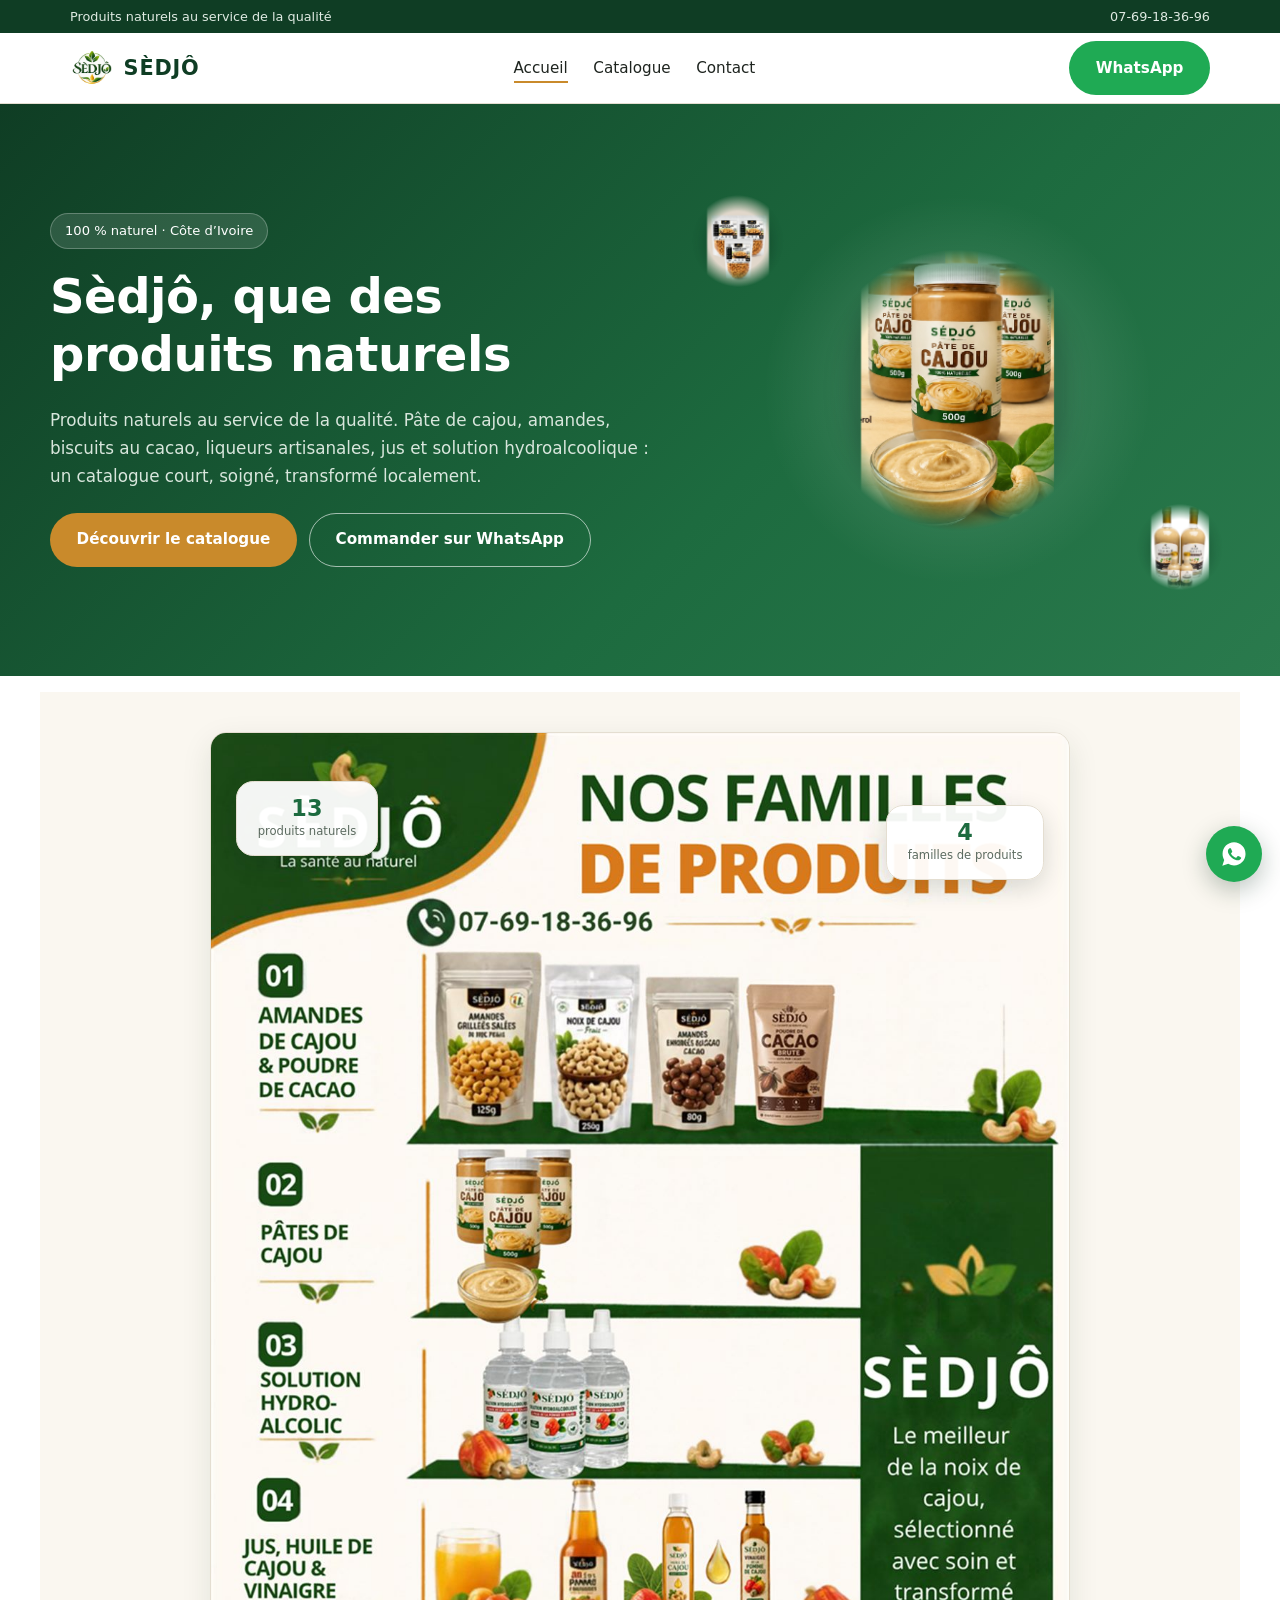
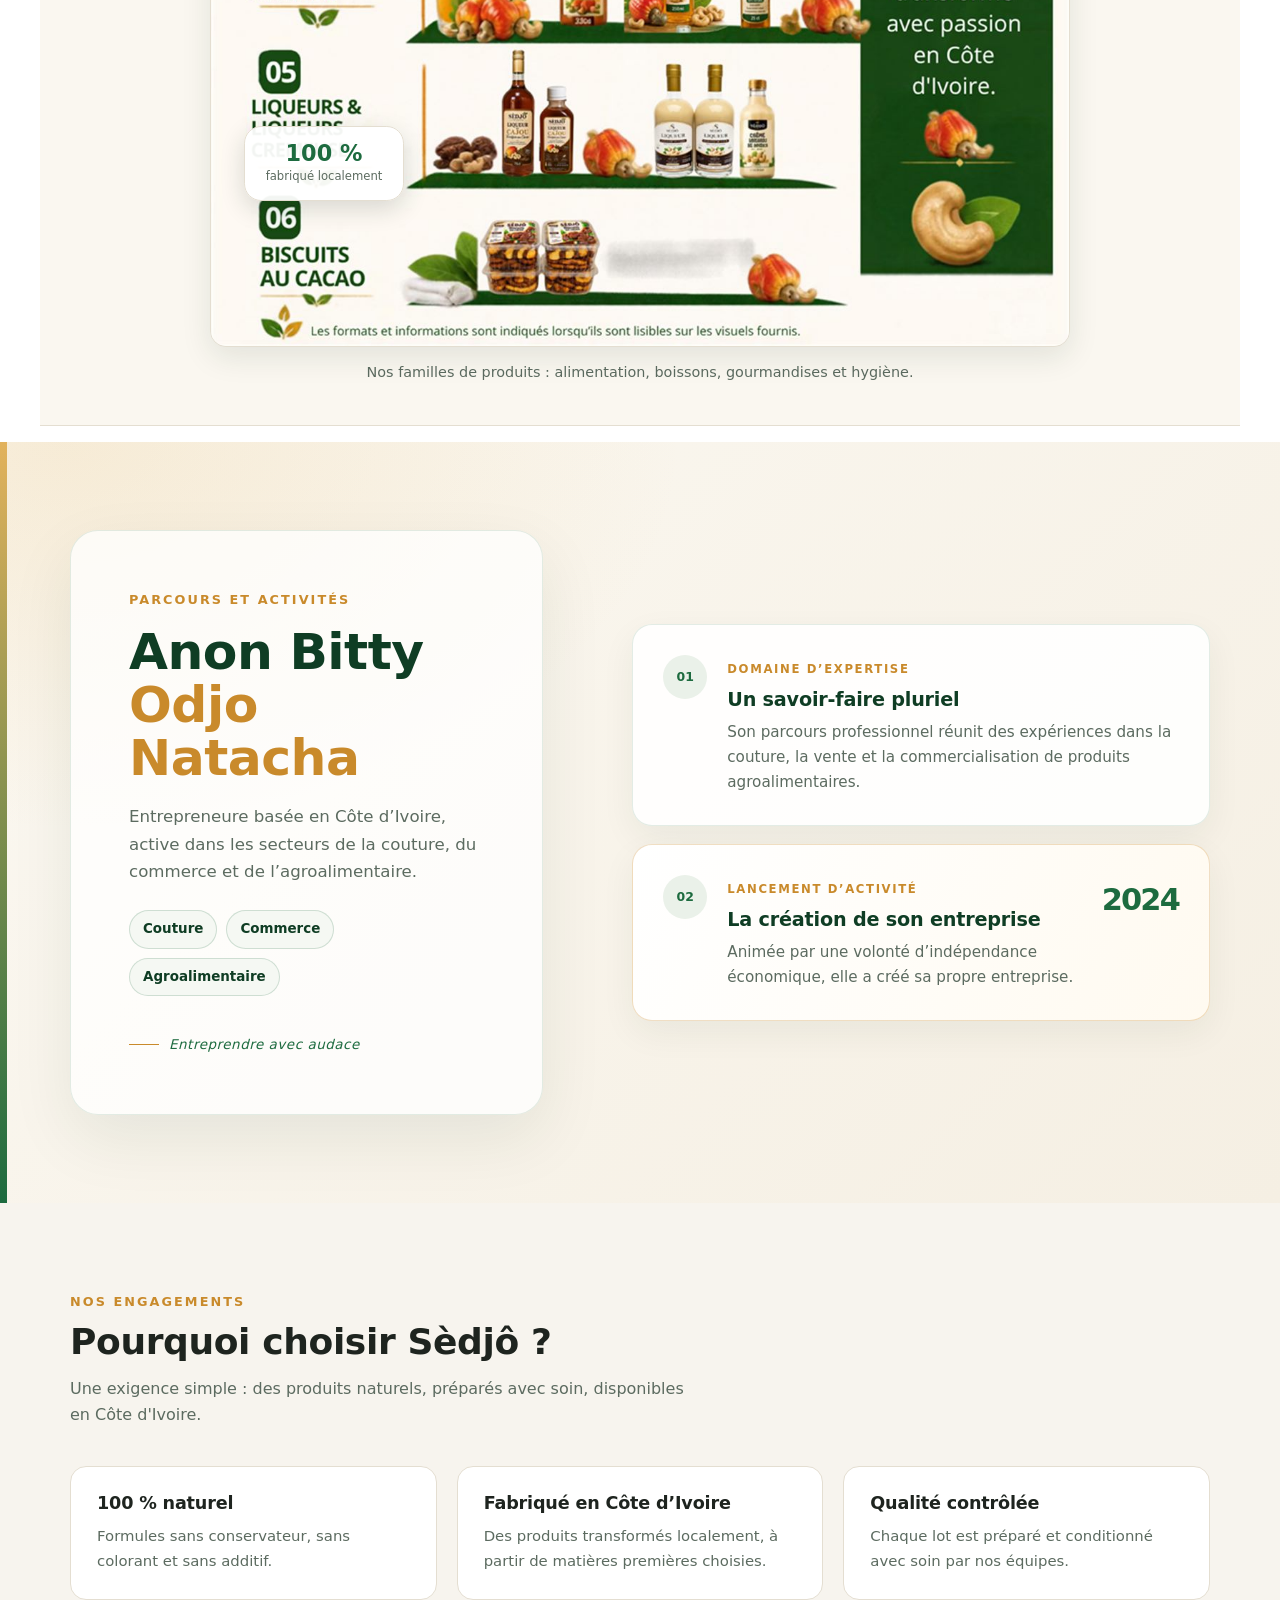
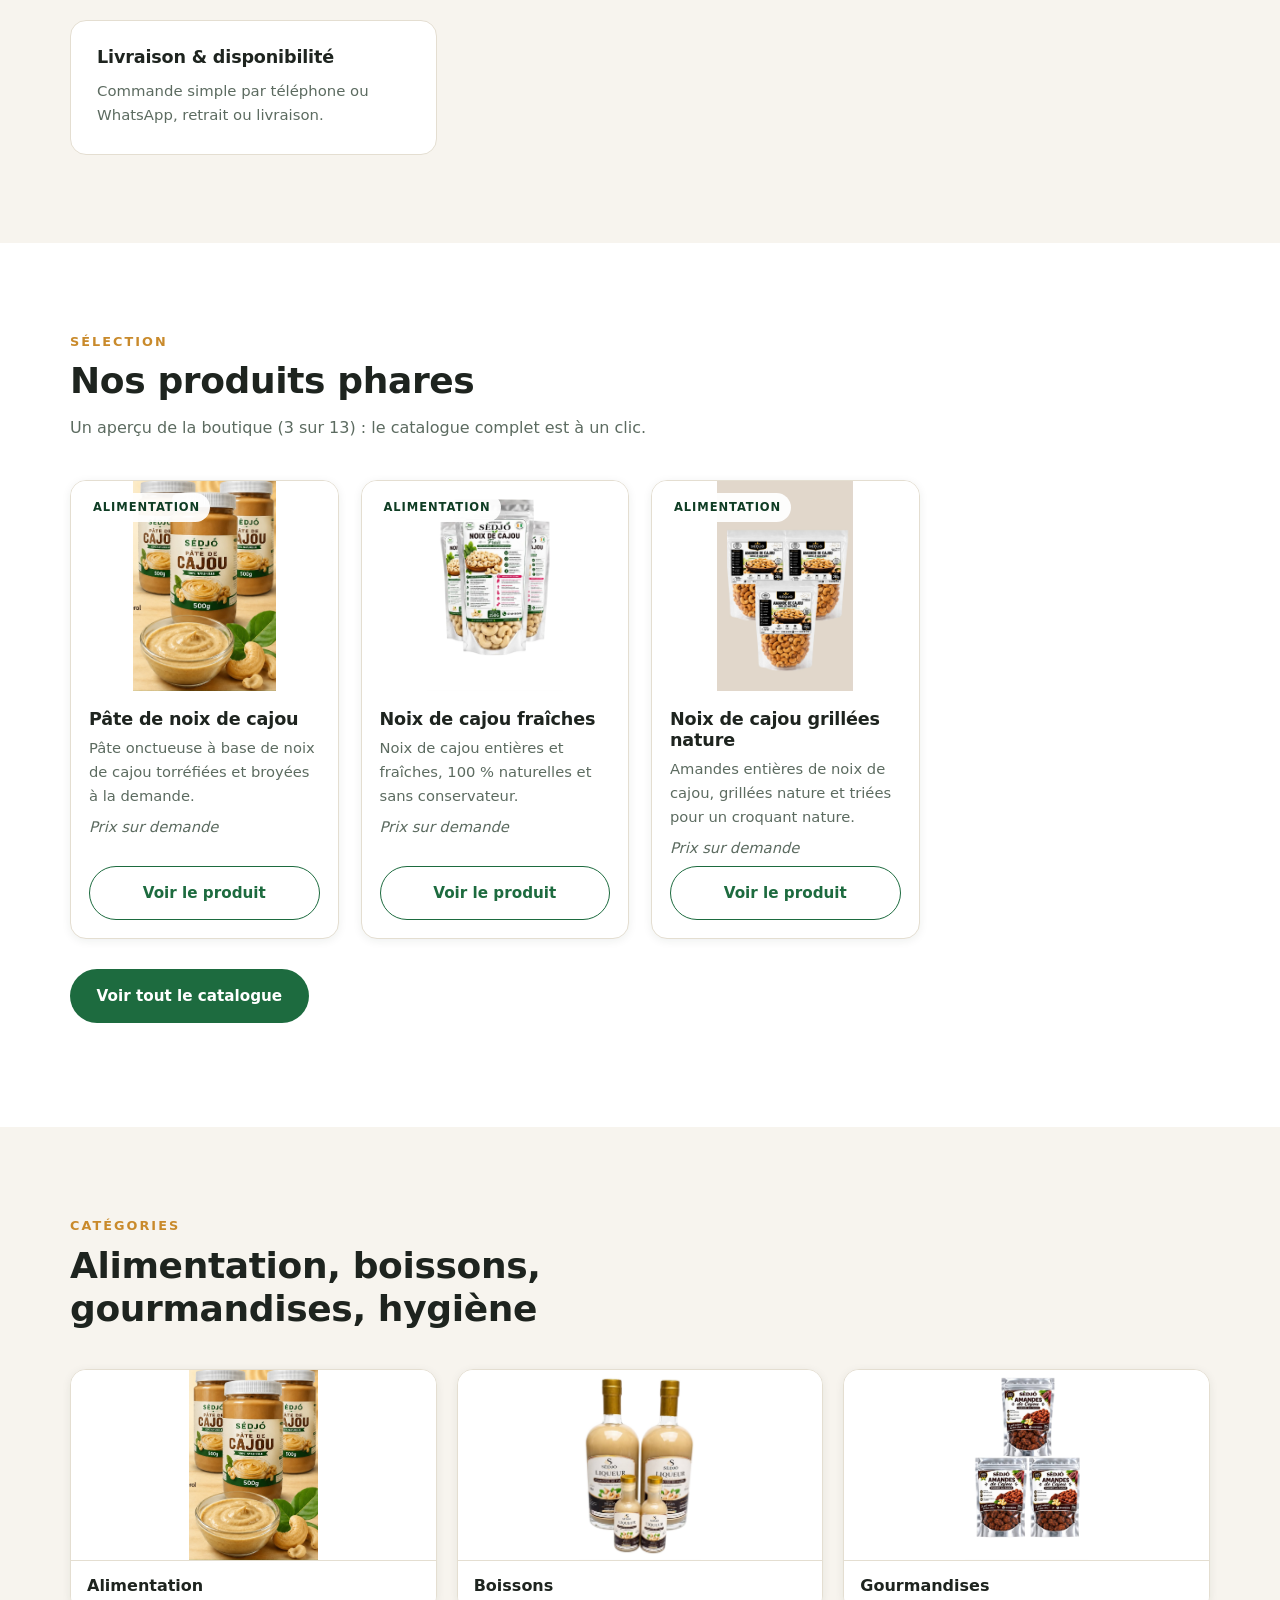
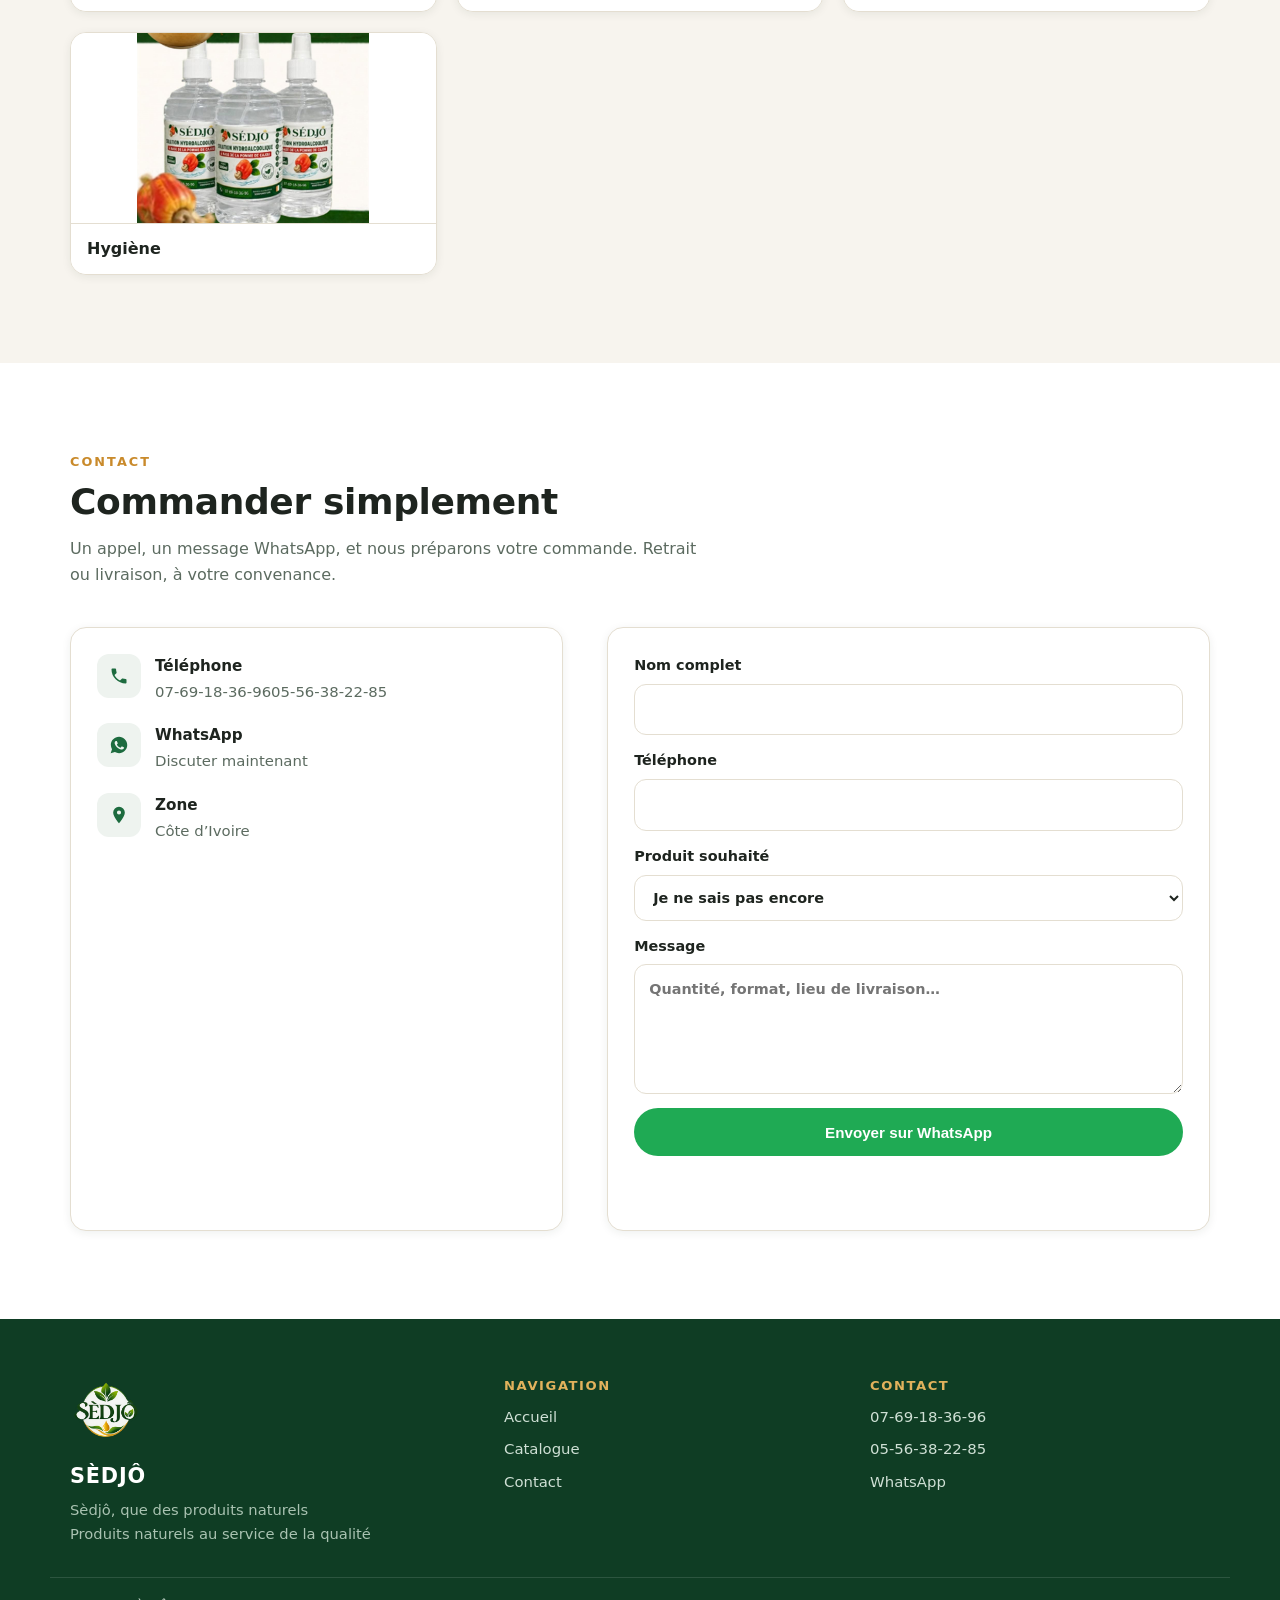
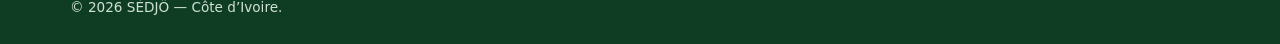
<file: index.html>
﻿<!doctype html>
<html lang="fr">
  <head>
    <meta charset="utf-8" />
    <meta name="viewport" content="width=device-width, initial-scale=1" />
    <title>S&Ecirc;DJ&Ocirc; &mdash; Que des produits naturels</title>
    
    <meta 
      name="description"
      content="S&Ecirc;DJ&Ocirc; : p&acirc;te de noix de cajou, amandes, biscuits au cacao, liqueurs artisanales, jus et solution hydroalcoolique. Des produits naturels transform&eacute;s en C&ocirc;te d'Ivoire."
    />
    <meta name="theme-color" content="#14532d" />
    <meta property="og:type" content="website" />
    <meta
      property="og:title"
      content="S&Ecirc;DJ&Ocirc; &mdash; Que des produits naturels chez S&Ecirc;DJ&Ocirc;"
    />
    <meta
      property="og:description"
      content="Catalogue de produits naturels S&Ecirc;DJ&Ocirc; : alimentation, boissons, gourmandises et hygi&egrave;ne."
    />
    <meta property="og:image" content="assets/img/cover.jpg" />
    <link rel="canonical" href="https://termux1officiel.github.io/site-sedjo/index.html" />
    <link rel="icon" href="assets/img/logo-sedjo.png" type="image/png" />
    <link rel="stylesheet" href="assets/css/styles.css" />
  </head>
  <body>
    <a class="skip-link" href="#main">Aller au contenu</a>
    <header class="site-header" id="header"></header>
    <main id="main" tabindex="-1"></main>
    <footer class="site-footer" id="footer"></footer>
    <button
      class="wa-float"
      id="waFloat"
      type="button"
      aria-label="Contacter S&Ecirc;DJ&Ocirc; sur WhatsApp"
    ></button>
    <script type="module" src="assets/js/app.js"></script>
  </body>
</html>
</file>
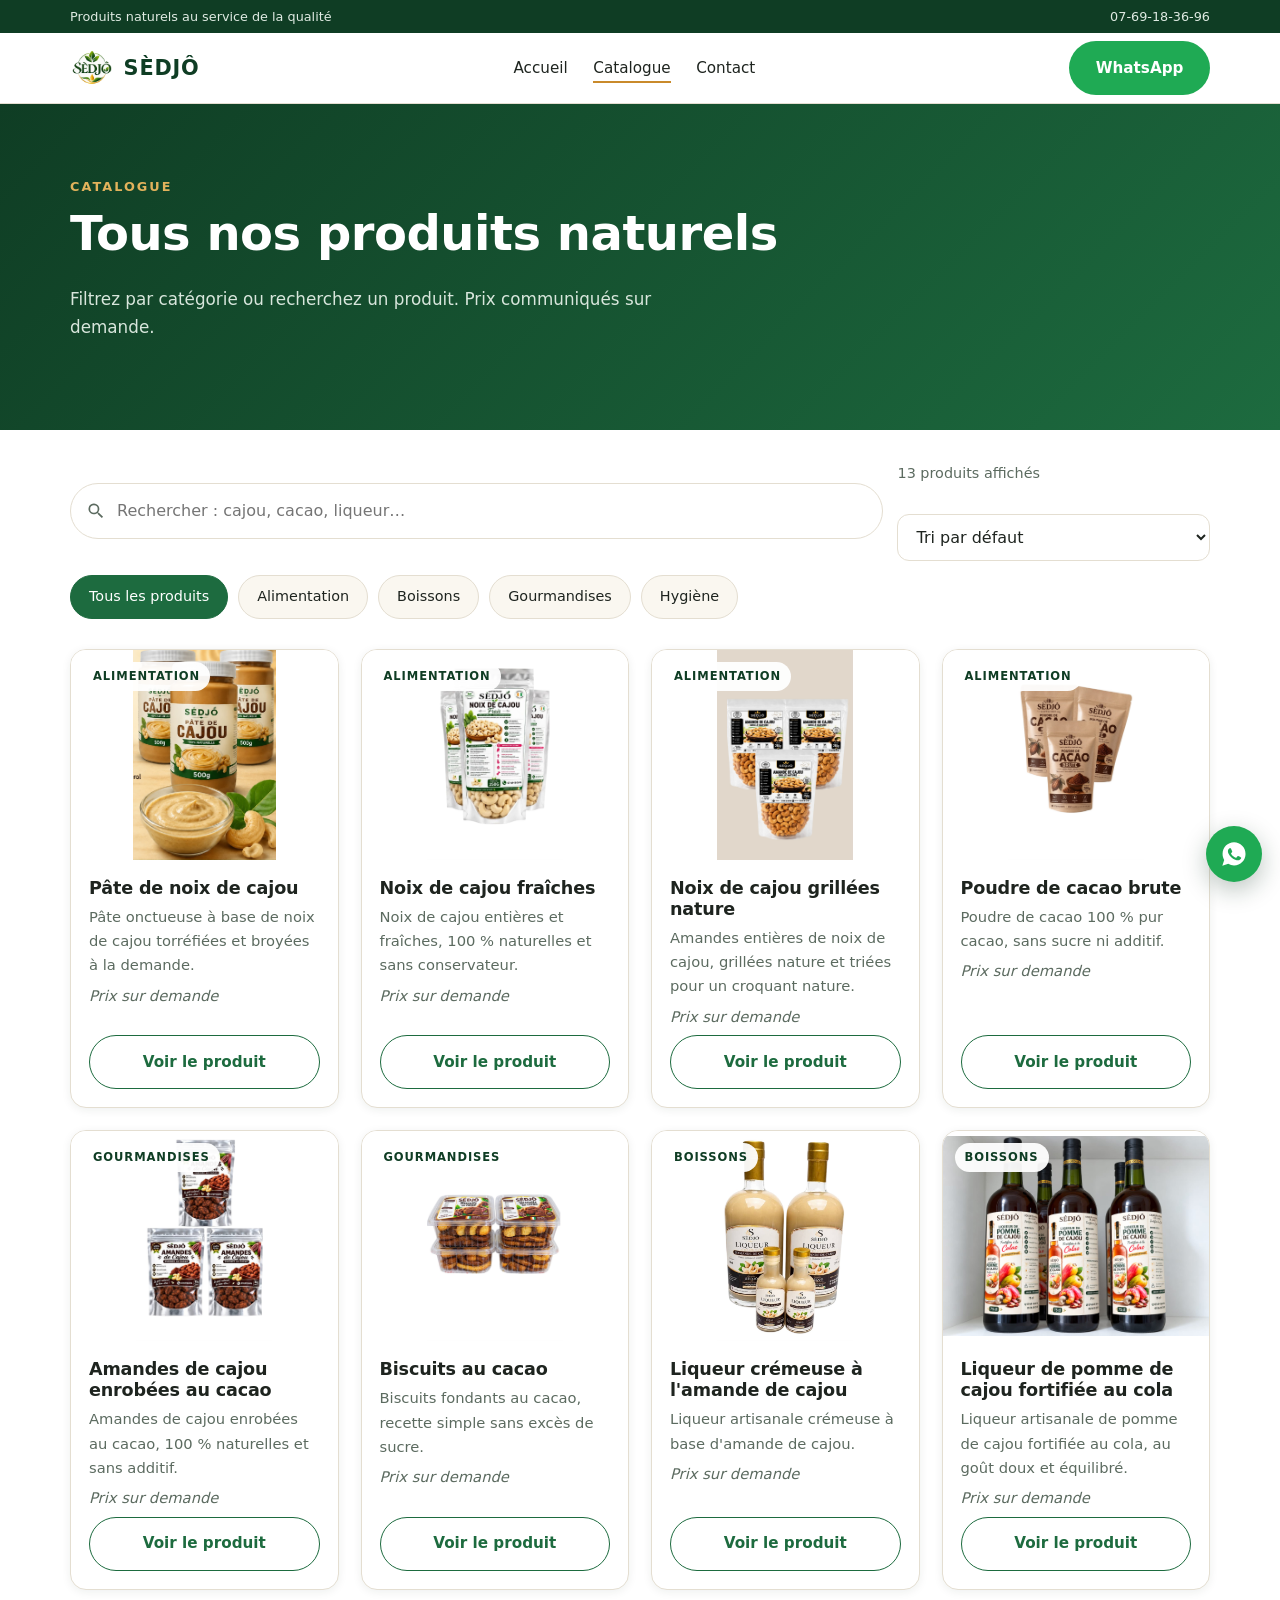
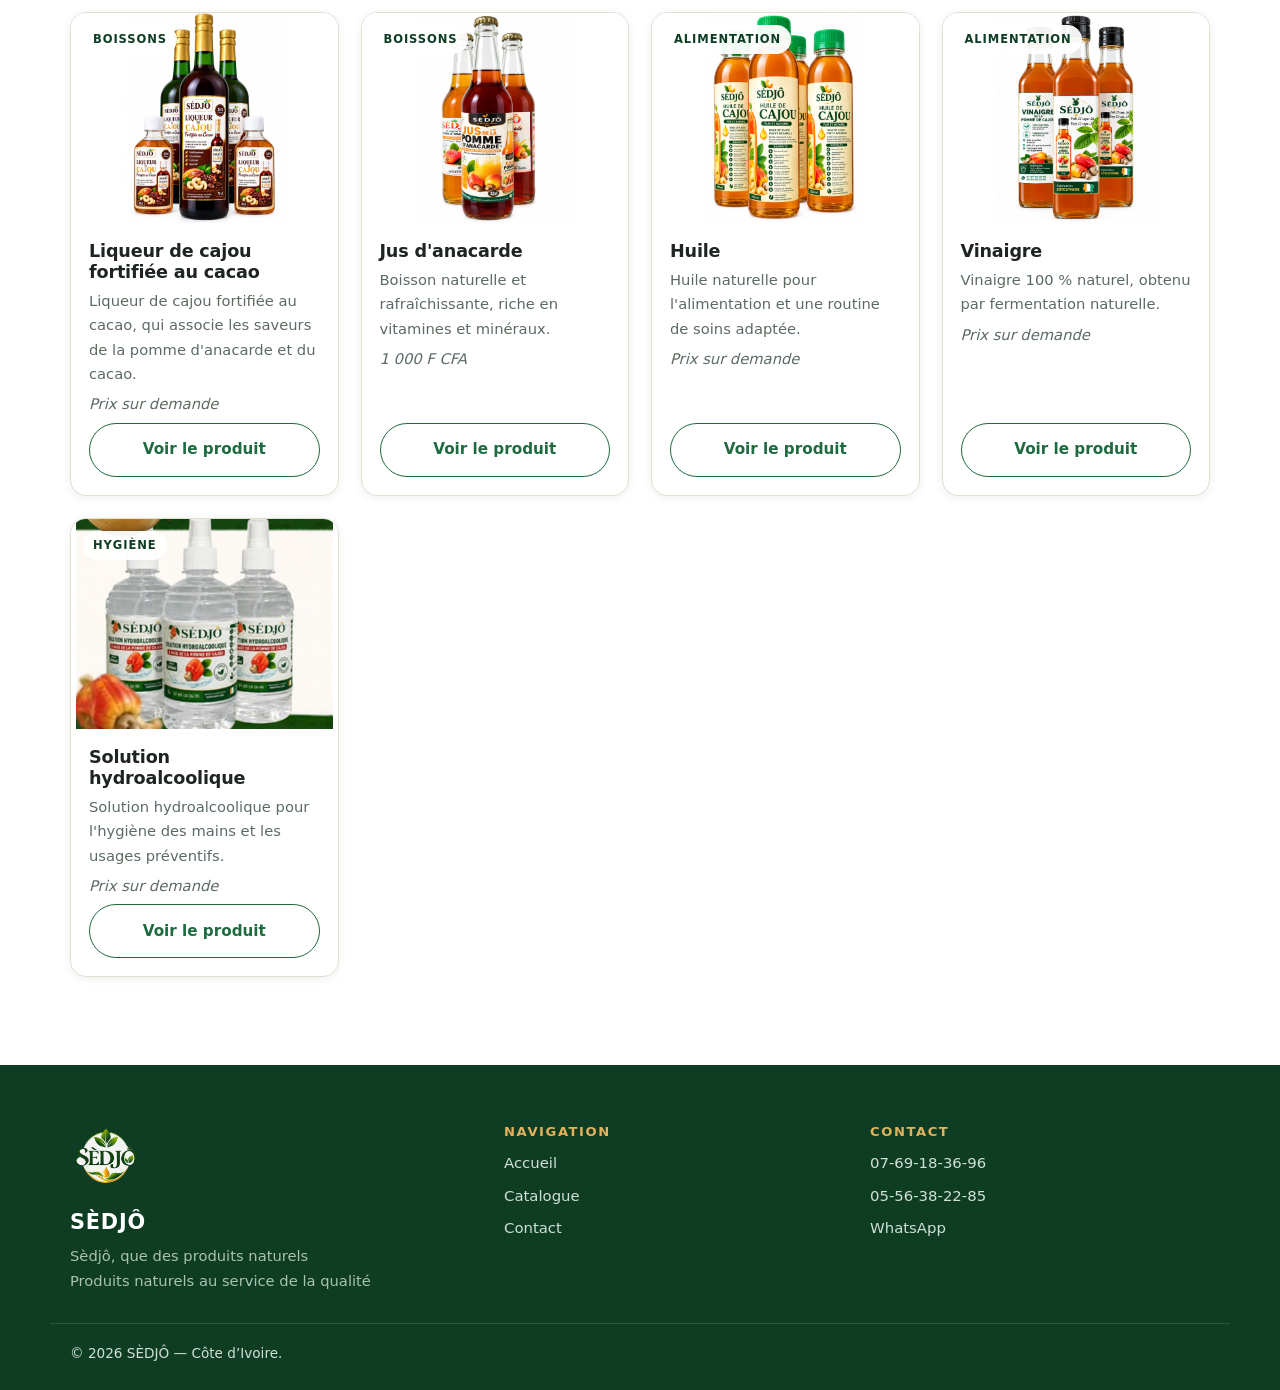
<file: catalogue.html>
﻿<!doctype html>
<html lang="fr">
  <head>
    <meta charset="utf-8" />
    <meta name="viewport" content="width=device-width, initial-scale=1" />
    <title>Catalogue &mdash; S&Ecirc;DJ&Ocirc;</title>
    <meta
      name="description"
      content="Parcourez le catalogue S&Ecirc;DJ&Ocirc; : alimentation, boissons, gourmandises et hygi&egrave;ne. Recherche et filtres pour trouver le produit qu'il vous faut."
    />
    <meta name="theme-color" content="#14532d" />
    <meta property="og:type" content="website" />
    <meta property="og:title" content="Catalogue &mdash; S&Ecirc;DJ&Ocirc;" />
    <meta
      property="og:description"
      content="Tous nos produits naturels, filtr&eacute;s par cat&eacute;gorie."
    />
    <link rel="canonical" href="https://termux1officiel.github.io/site-sedjo/catalogue.html" />
    <link rel="icon" href="assets/img/logo-sedjo.png" type="image/png" />
    <link rel="stylesheet" href="assets/css/styles.css" />
  </head>
  <body>
    <a class="skip-link" href="#main">Aller au contenu</a>
    <header class="site-header" id="header"></header>
    <main id="main" tabindex="-1"></main>
    <footer class="site-footer" id="footer"></footer>
    <button
      class="wa-float"
      id="waFloat"
      type="button"
      aria-label="Contacter S&Ecirc;DJ&Ocirc; sur WhatsApp"
    ></button>
    <script type="module" src="assets/js/catalogue.js"></script>
  </body>
</html>
</file>
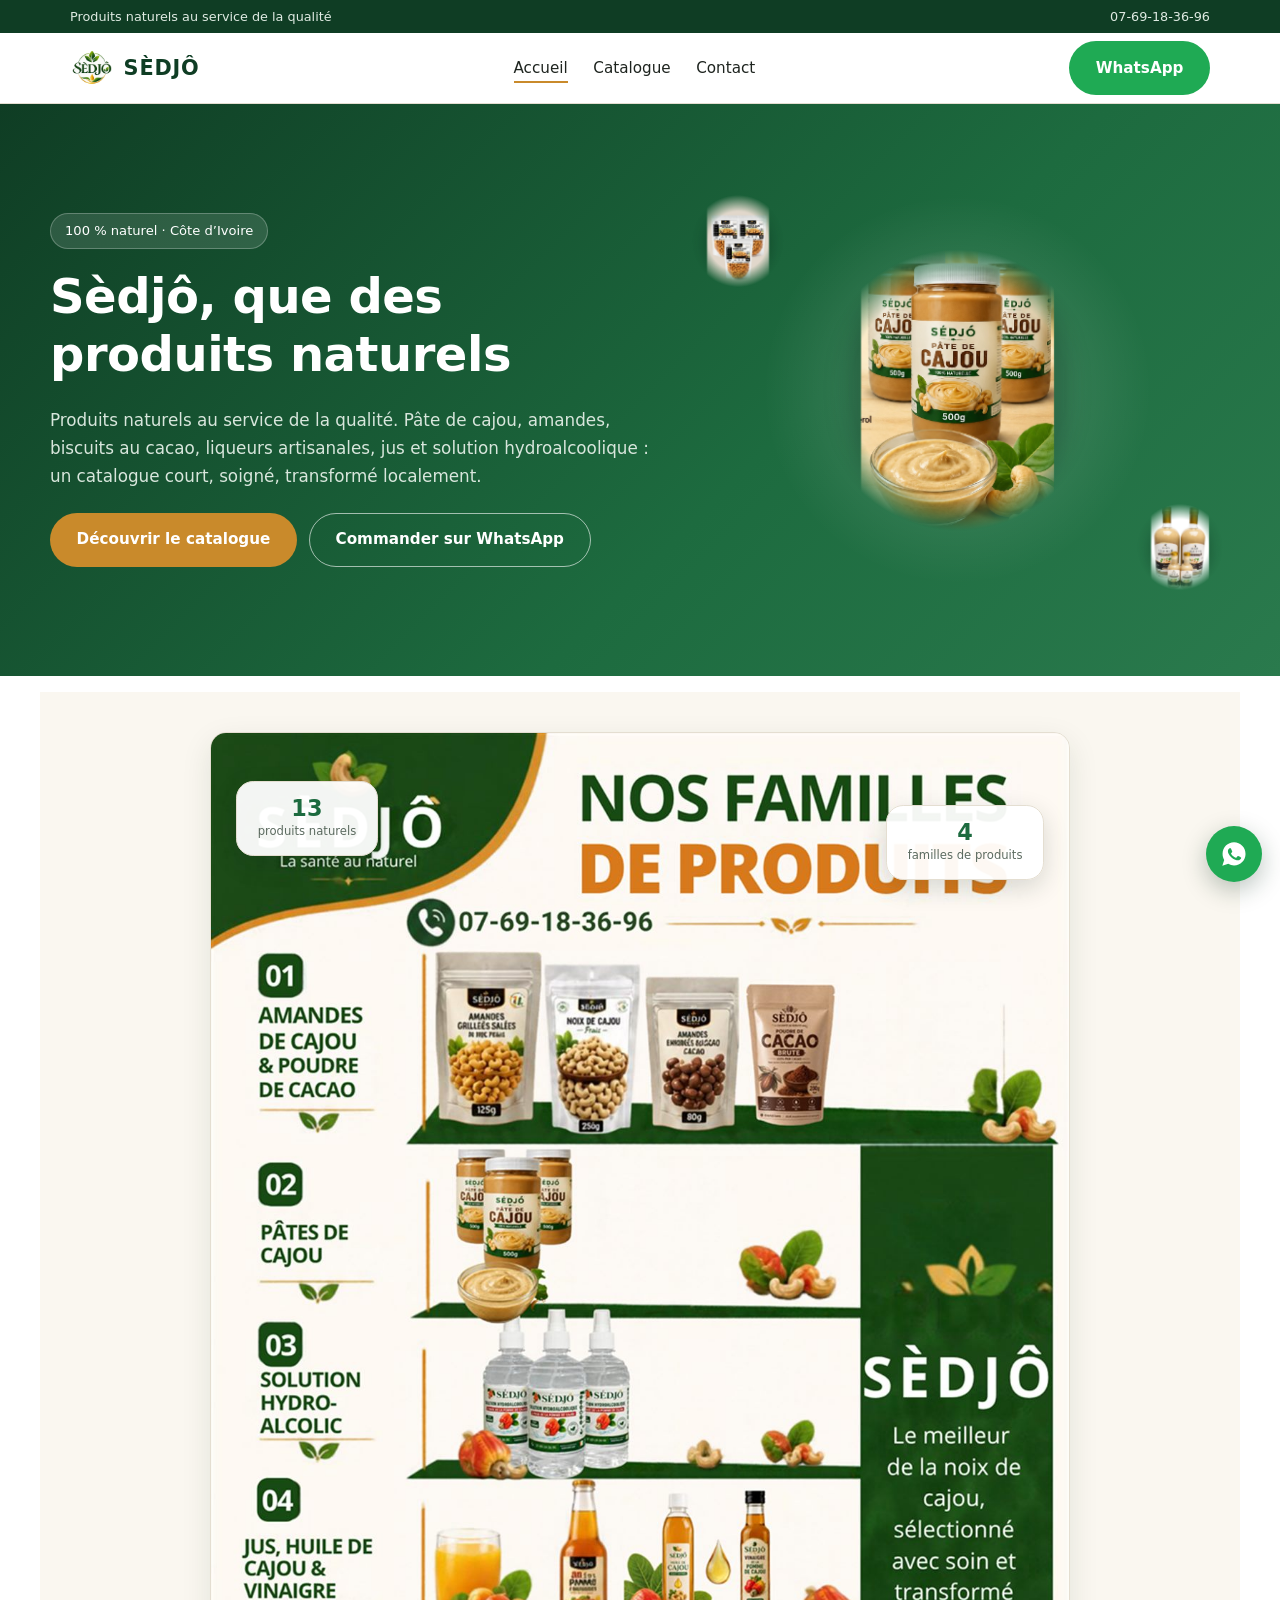
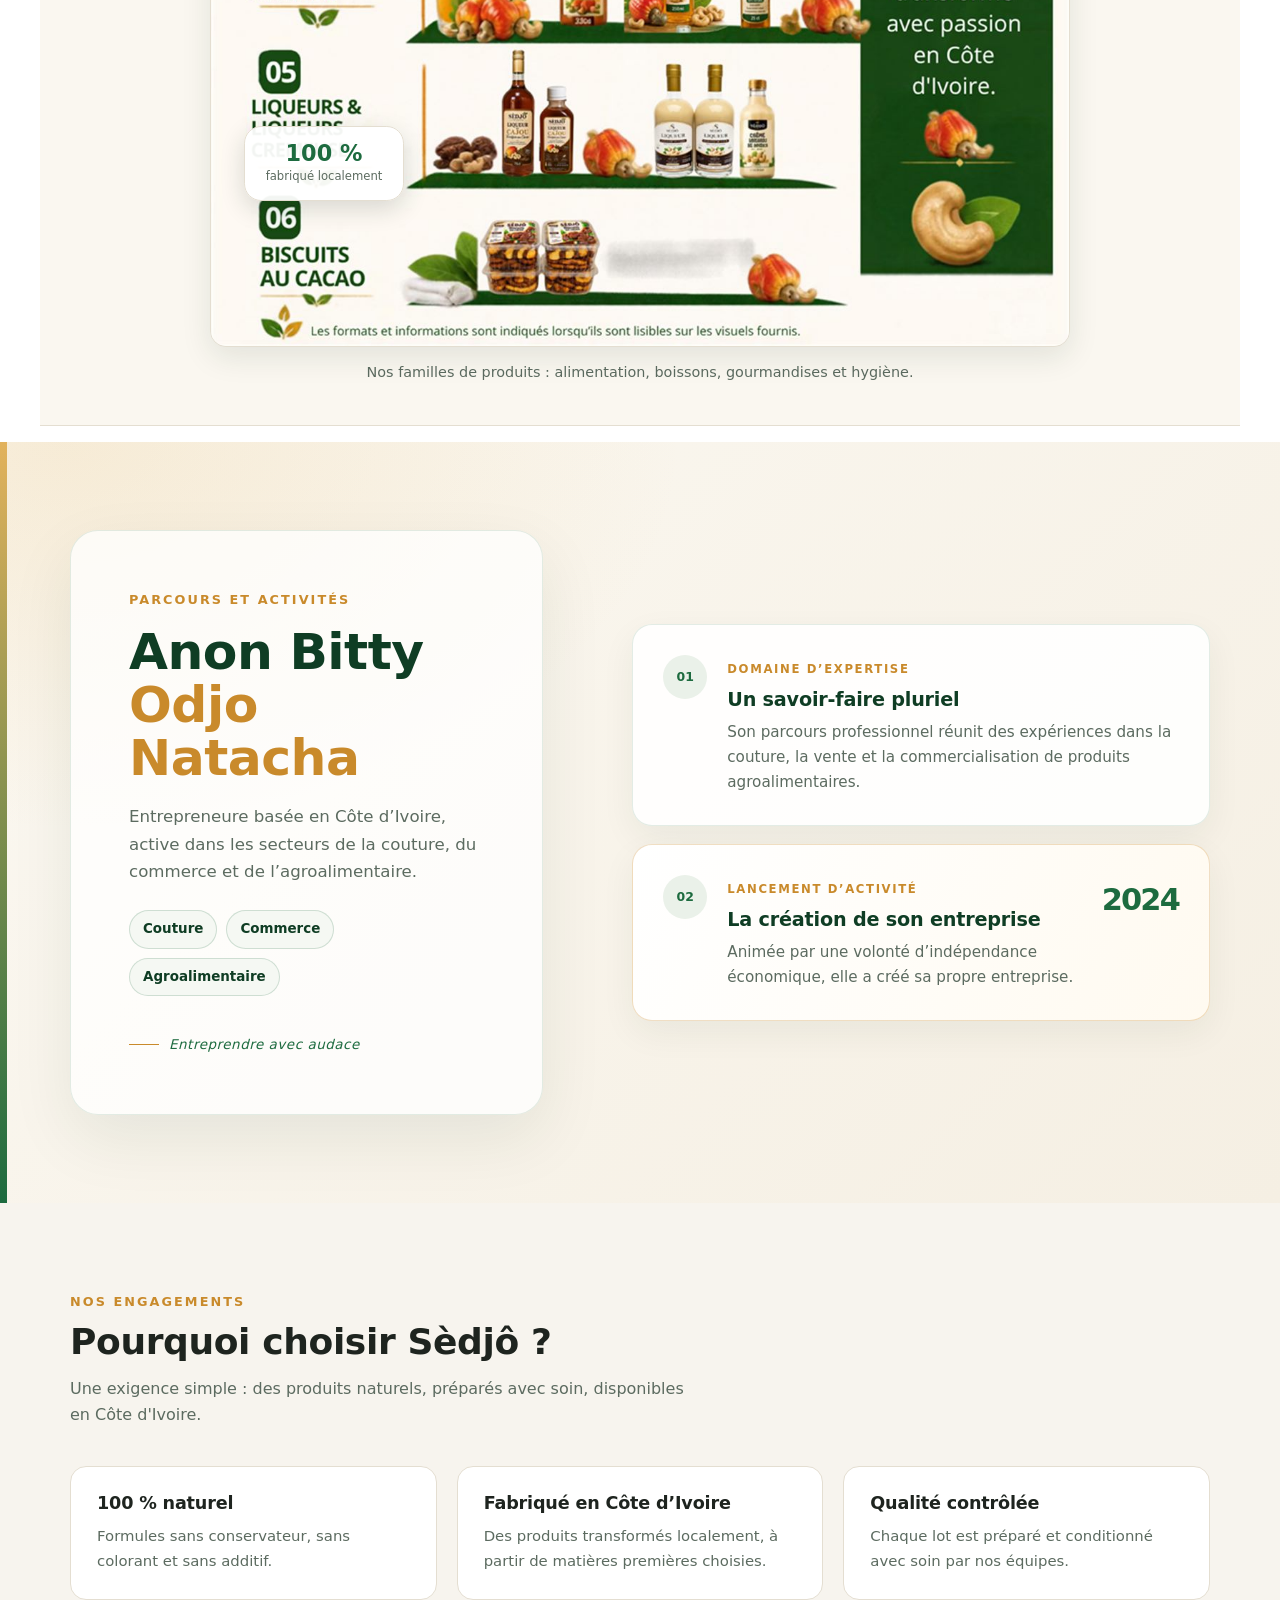
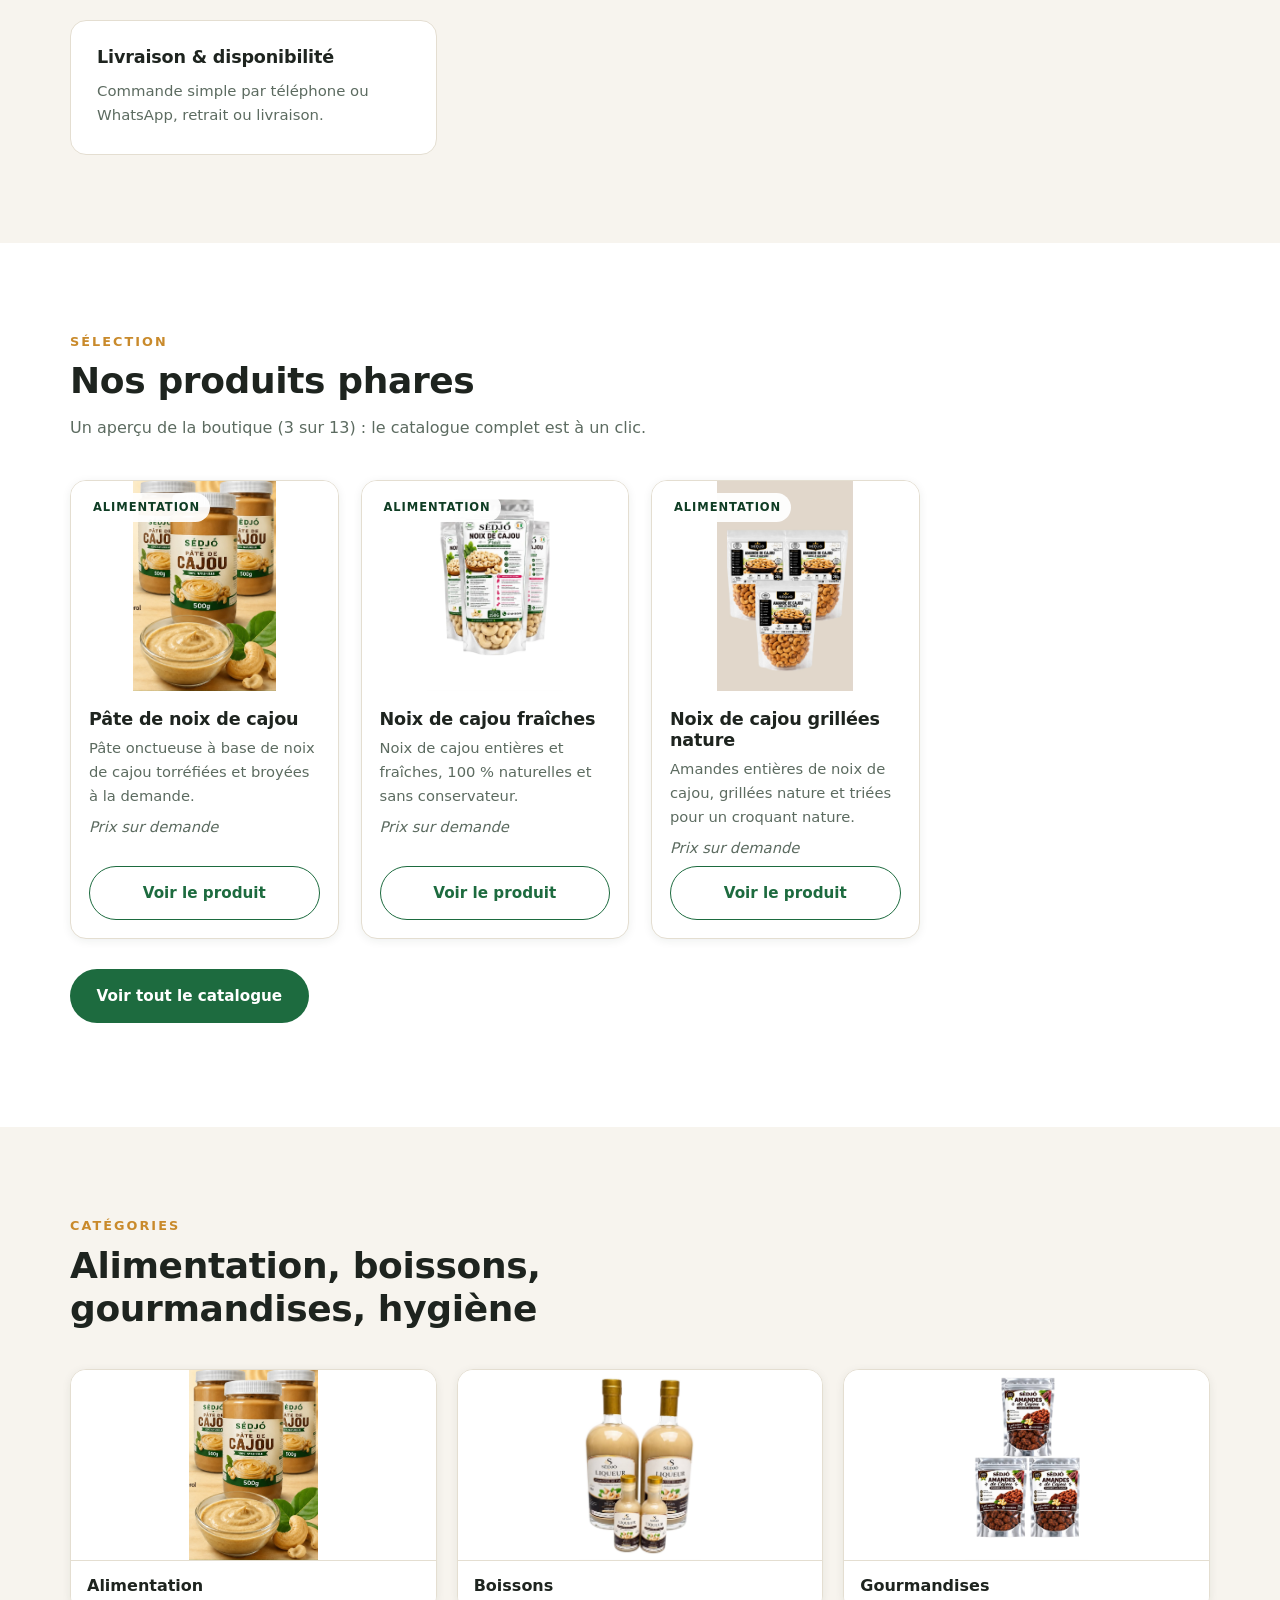
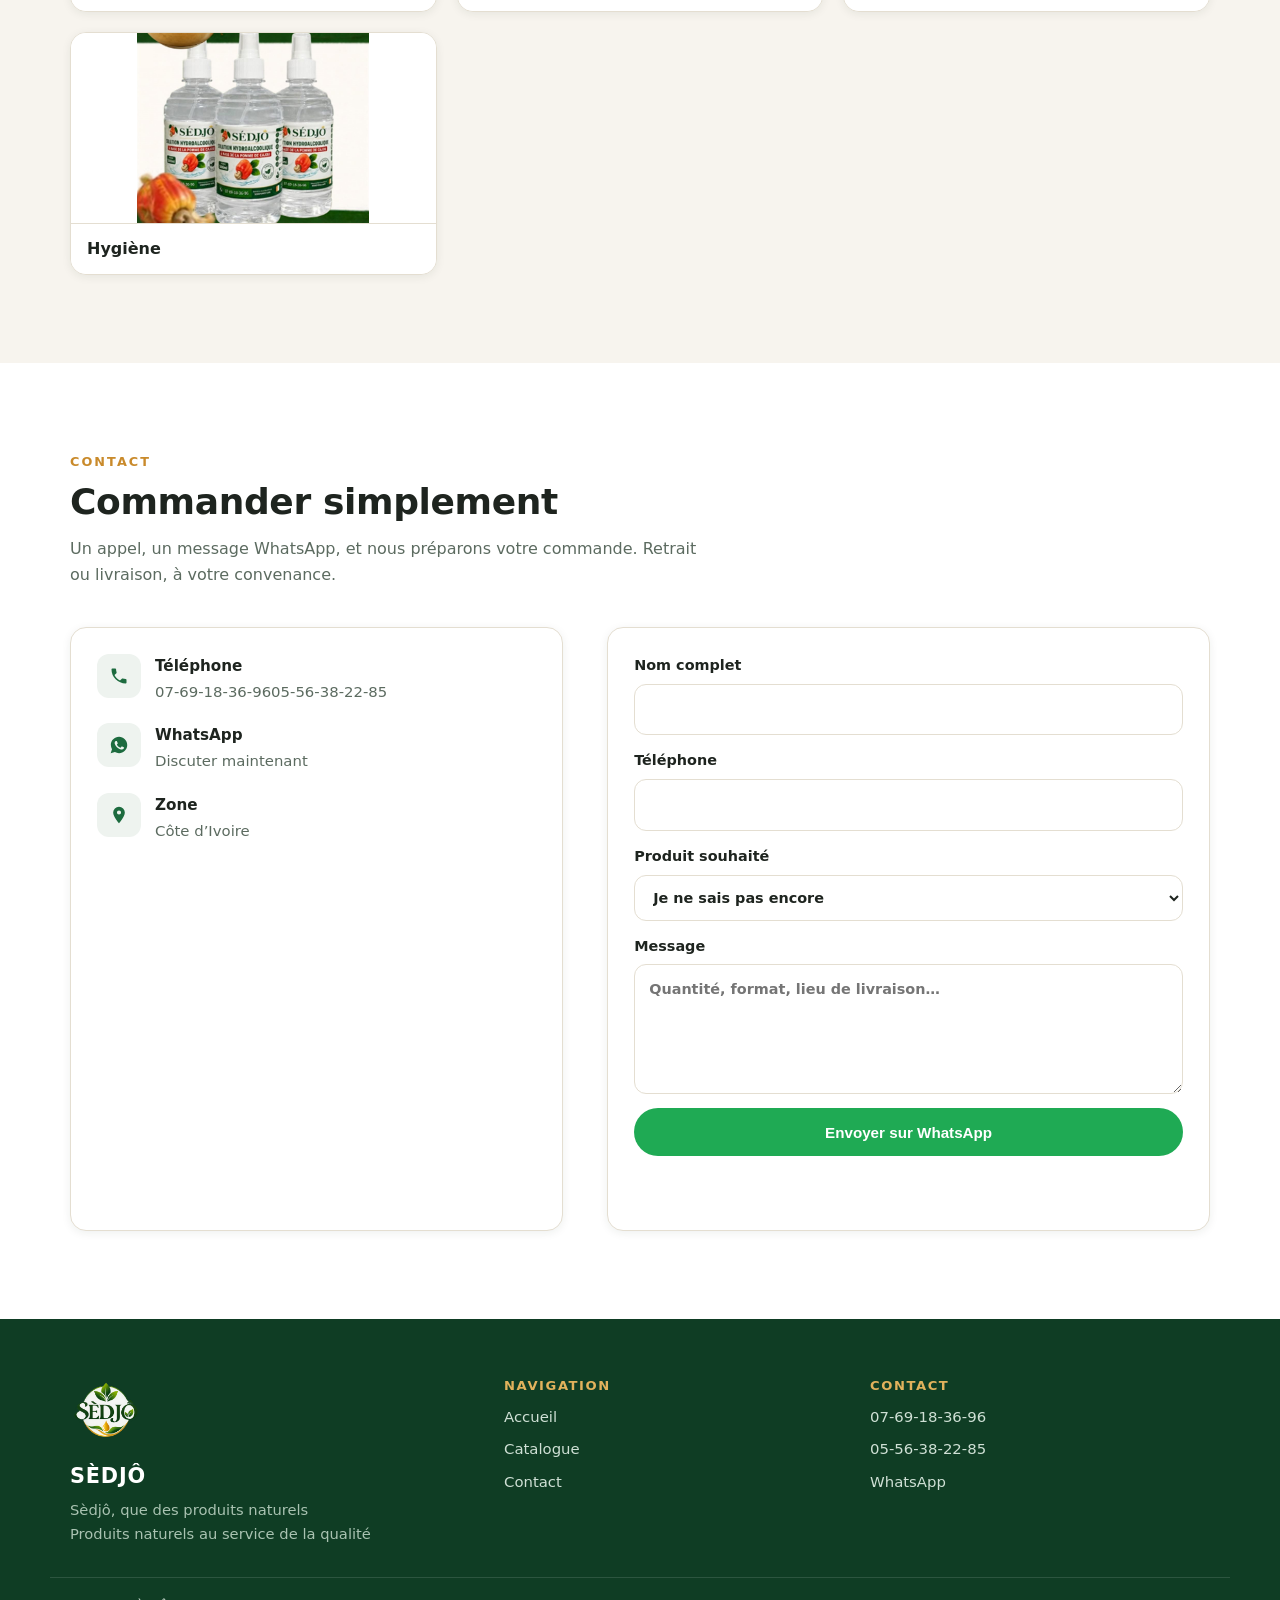
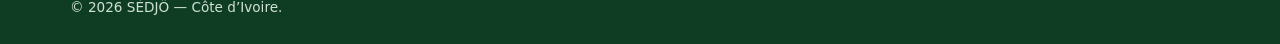
<file: gh-pages-index.html>
<!doctype html>
<html lang="fr">
  <head>
    <meta charset="utf-8" />
    <meta name="viewport" content="width=device-width, initial-scale=1" />
    <title>SÈDJÔ — que des produits naturels</title>
    <meta http-equiv="refresh" content="0; url=./index.html" />
    <link rel="canonical" href="./index.html" />
    <script>
      // Cette page n'est qu'un point d'entree : on renvoie vers l'accueil.
      window.location.replace("./index.html");
    </script>
    <style>
      body {
        margin: 0;
        min-height: 100vh;
        display: grid;
        place-items: center;
        background: #14532d;
        color: #fff;
        font-family:
          system-ui,
          -apple-system,
          "Segoe UI",
          sans-serif;
        text-align: center;
        padding: 2rem;
      }
      .box {
        max-width: 40rem;
      }
      h1 {
        margin: 0 0 0.5rem;
        font-size: clamp(2rem, 6vw, 3rem);
        letter-spacing: 0.08em;
      }
      p {
        margin: 0 0 1.5rem;
        color: #d1fae5;
      }
      ul {
        list-style: none;
        padding: 0;
        display: flex;
        flex-wrap: wrap;
        gap: 0.75rem;
        justify-content: center;
      }
      a.btn {
        display: inline-block;
        padding: 0.75rem 1.5rem;
        border-radius: 999px;
        background: #fff;
        color: #14532d;
        font-weight: 600;
        text-decoration: none;
      }
      a.btn:hover {
        background: #fbbf24;
      }
    </style>
  </head>
  <body>
    <div class="box">
      <h1>SÈDJÔ</h1>
      <p>Produits naturels du terroir ivoirien.</p>
      <p>Redirection vers l'accueil en cours&hellip; <a href="index.html">cliquez ici</a> si rien ne se passe.</p>
      <ul>
        <li><a class="btn" href="index.html">Page d'accueil</a></li>
        <li><a class="btn" href="catalogue.html">Catalogue</a></li>
      </ul>
    </div>
  </body>
</html>
</file>
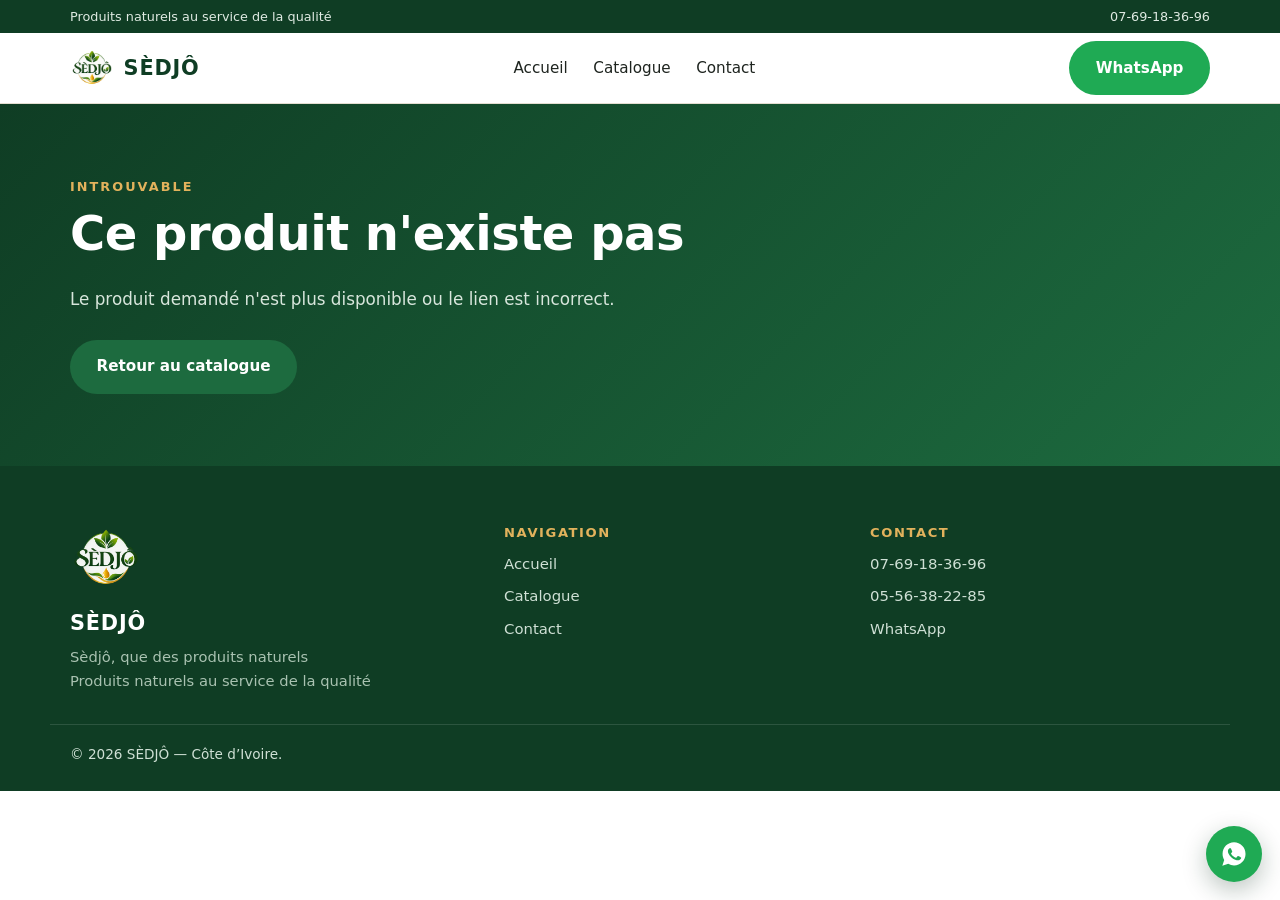
<file: produit.html>
﻿<!doctype html>
<html lang="fr">
  <head>
    <meta charset="utf-8" />
    <meta name="viewport" content="width=device-width, initial-scale=1" />
    <title>Produit &mdash; S&Ecirc;DJ&Ocirc;</title>
    <meta
      name="description"
      content="D&eacute;tail d'un produit S&Ecirc;DJ&Ocirc; : description, caract&eacute;ristiques et contact direct."
    />
    <meta name="theme-color" content="#14532d" />
    <meta name="robots" content="index,follow" />
    <meta property="og:type" content="website" />
    <meta property="og:title" content="Produit &mdash; S&Ecirc;DJ&Ocirc;" />
    <meta
      property="og:description"
      content="Description, caract&eacute;ristiques et contact direct pour commander."
    />
    <link rel="icon" href="assets/img/logo-sedjo.png" type="image/png" />
    <link rel="stylesheet" href="assets/css/styles.css" />
  </head>
  <body>
    <a class="skip-link" href="#main">Aller au contenu</a>
    <header class="site-header" id="header"></header>
    <main id="main" tabindex="-1"></main>
    <footer class="site-footer" id="footer"></footer>
    <button
      class="wa-float"
      id="waFloat"
      type="button"
      aria-label="Contacter S&Ecirc;DJ&Ocirc; sur WhatsApp"
    ></button>
    <script type="module" src="assets/js/produit.js"></script>
  </body>
</html>
</file>
<file: assets/css/styles.css>
/* SEDJO - feuille de style unique */
:root {
  --green-900: #0f3d24;
  --green-700: #1d6b3f;
  --green-500: #2e8b52;
  --gold: #c98a2b;
  --gold-soft: #e2b25c;
  --cream: #faf7f0;
  --sand: #f1e9db;
  --ink: #1e241f;
  --muted: #5c6b60;
  --line: #e4ded1;
  --white: #fff;
  --radius: 16px;
  --radius-sm: 10px;
  --shadow-sm: 0 2px 10px rgba(16, 45, 30, .07);
  --shadow: 0 10px 30px rgba(16, 45, 30, .10);
  --wrap: 1180px;
  --font: "Segoe UI", system-ui, -apple-system, Roboto, Arial, sans-serif;
}
* { box-sizing: border-box; }
html { scroll-behavior: smooth; -webkit-text-size-adjust: 100%; }
body {
  margin: 0;
  font-family: var(--font);
  color: var(--ink);
  background: var(--white);
  line-height: 1.65;
  overflow-x: hidden;
}
img { max-width: 100%; height: auto; display: block; }
a { color: var(--green-700); text-decoration: none; }
a:hover { color: var(--gold); }
h1, h2, h3 { line-height: 1.2; margin: 0 0 .5em; font-weight: 700; letter-spacing: -.01em; }
h1 { font-size: clamp(1.9rem, 5vw, 3rem); }
h2 { font-size: clamp(1.5rem, 3.6vw, 2.25rem); }
h3 { font-size: 1.1rem; }
p { margin: 0 0 1rem; }
ul { margin: 0 0 1rem; padding-left: 1.1rem; }
:focus-visible { outline: 3px solid var(--gold); outline-offset: 3px; border-radius: 4px; }
.wrap { width: 100%; max-width: var(--wrap); margin: 0 auto; padding: 0 20px; }
.section { padding: clamp(48px, 8vw, 96px) 0; }
.section-alt { background: var(--cream); }
.eyebrow {
  text-transform: uppercase; letter-spacing: .16em; font-size: .78rem;
  color: var(--gold); font-weight: 700; margin-bottom: .6rem;
}
.lead { font-size: 1.05rem; color: var(--muted); max-width: 62ch; }
.skip-link {
  position: absolute; left: -999px; top: 0; background: var(--green-700);
  color: #fff; padding: 10px 16px; z-index: 200;
}
.skip-link:focus { left: 8px; top: 8px; }
/* #main n'a pas de cible de focus naturelle : sans ceci, « Aller au contenu »
   deplace le defilement mais laisse le focus en haut du document. */
main:focus { outline: none; }
main:focus-visible { outline: 3px solid var(--gold); outline-offset: -3px; }

/* ---------- Boutons ---------- */
.btn {
  display: inline-flex; align-items: center; justify-content: center; gap: .5rem;
  padding: .85rem 1.6rem; border-radius: 999px; font-weight: 600; font-size: .95rem;
  border: 1.5px solid transparent; cursor: pointer; transition: all .25s ease;
  min-height: 48px; text-align: center;
}
.btn-primary { background: var(--green-700); color: #fff; }
.btn-primary:hover { background: var(--green-900); color: #fff; transform: translateY(-2px); box-shadow: var(--shadow); }
.btn-gold { background: var(--gold); color: #fff; }
.btn-gold:hover { background: #a9701d; color: #fff; transform: translateY(-2px); }
.btn-outline { border-color: var(--green-700); color: var(--green-700); background: transparent; }
.btn-outline:hover { background: var(--green-700); color: #fff; }
.btn-outline-light { border-color: rgba(255,255,255,.6); color: #fff; }
.btn-outline-light:hover { background: #fff; color: var(--green-900); }
.btn-wa { background: #1faa54; color: #fff; }
.btn-wa:hover { background: #178c44; color: #fff; }
.btn-block { width: 100%; }

/* ---------- Header ---------- */
.site-header {
  position: sticky; top: 0; z-index: 100; background: rgba(255,255,255,.96);
  border-bottom: 1px solid var(--line); backdrop-filter: blur(8px);
}
.header-top { background: var(--green-900); color: #dfeae2; font-size: .8rem; }
.header-top .wrap { display: flex; gap: 1rem; justify-content: space-between; padding: 6px 20px; flex-wrap: wrap; }
.header-top a { color: #dfeae2; }
.nav { display: flex; align-items: center; justify-content: space-between; gap: 1rem; min-height: 70px; }
.brand { display: flex; align-items: center; gap: .6rem; font-weight: 800; font-size: 1.3rem; color: var(--green-900); letter-spacing: .04em; }
.brand:hover { color: var(--green-900); }
.brand .logo {
  width: 44px; height: 44px; object-fit: contain; display: block; flex: 0 0 44px;
}
.nav-links { display: none; gap: 1.6rem; list-style: none; margin: 0; padding: 0; }
.nav-links a { color: var(--ink); font-weight: 500; font-size: .95rem; padding: 6px 0; position: relative; }
.nav-links a::after {
  content: ""; position: absolute; left: 0; bottom: 0; height: 2px; width: 0;
  background: var(--gold); transition: width .25s ease;
}
.nav-links a:hover { color: var(--green-700); }
.nav-links a:hover::after, .nav-links a[aria-current="page"]::after { width: 100%; }
.nav-cta { display: none; }
.nav-toggle {
  display: inline-flex; align-items: center; justify-content: center; gap: .4rem;
  background: none; border: 1px solid var(--line); border-radius: 10px;
  padding: 10px 14px; font-size: 1.1rem; cursor: pointer; color: var(--ink); min-height: 44px;
}
.mobile-nav { display: none; border-top: 1px solid var(--line); background: #fff; padding: 12px 20px 20px; }
.mobile-nav.open { display: block; }
.mobile-nav ul { list-style: none; margin: 0 0 16px; padding: 0; display: grid; gap: 4px; }
.mobile-nav a { display: block; padding: 12px 0; font-weight: 600; color: var(--ink); border-bottom: 1px solid var(--line); }
@media (min-width: 900px) {
  .nav-links, .nav-cta { display: flex; }
  .nav-toggle, .mobile-nav { display: none; }
  .nav-cta { align-items: center; }
}
@media (max-width: 899px) {
  .header-top .wrap { justify-content: center; text-align: center; }
}

/* ---------- Hero ---------- */
.hero {
  position: relative; background: linear-gradient(135deg, var(--green-900), var(--green-700) 60%, #2a7a4d);
  color: #fff; overflow: hidden;
}
.hero-inner {
  display: grid; gap: 32px; padding: clamp(48px, 8vw, 96px) 0; align-items: center;
}
.hero h1 { color: #fff; max-width: 16ch; }
.hero .lead { color: #d8e6dc; }
.hero-badge {
  display: inline-flex; align-items: center; gap: .5rem; background: rgba(255,255,255,.12);
  border: 1px solid rgba(255,255,255,.25); padding: 6px 14px; border-radius: 999px;
  font-size: .82rem; margin-bottom: 1.2rem;
}
.hero-actions { display: flex; flex-wrap: wrap; gap: 12px; margin-top: 1.4rem; }
.hero-actions { display: flex; flex-wrap: wrap; gap: 12px; margin-top: 1.4rem; }

/* ---------- Visuel produit flottant ----------
   Les photos produits sont detourees (fond blanc) : on les pose nues sur le
   degrade vert, sans cadre blanc, avec une ombre douce. Elles flottent ET
   tournent lentement (composants CSS transform/rotate uniquement). */
.hero-media {
  position: relative; display: grid; place-items: center;
  min-height: clamp(260px, 32vw, 380px);
  /* Marge interieure = place pour les satellites sans sortir du cadre. */
  padding: 6px 58px;
}
.hero-media::before {
  /* halo lumineux derriere le produit */
  content: ""; position: absolute; width: 74%; aspect-ratio: 1; border-radius: 50%;
  background: radial-gradient(circle, rgba(255,255,255,.20), rgba(255,255,255,0) 68%);
  z-index: 0;
}
.float-img {
  position: absolute; z-index: 1; overflow: hidden;
  background: transparent; border: 0; pointer-events: none;
  animation: floatSpin 9s ease-in-out infinite;
  will-change: transform;
}
.float-img img {
  display: block; width: 100%; height: 100%; object-fit: contain;
  border-radius: 0; box-shadow: none; background: transparent;
  filter: drop-shadow(0 18px 22px rgba(3, 22, 12, .38));
  /* Les 3 visuels sont des PHOTOS rectangulaires (pas des detoures) :
     un masque radial efface les bords blancs et les fait fondre dans
     le degrade vert, au lieu de coller un rectangle sur le fond. */
  -webkit-mask-image: radial-gradient(closest-side, #000 62%, transparent 96%);
  mask-image: radial-gradient(closest-side, #000 62%, transparent 96%);
}
/* Le produit principal : masque plus large (on veut voir le visuel entier). */
.float-img--main img {
  -webkit-mask-image: radial-gradient(closest-side, #000 76%, transparent 99%);
  mask-image: radial-gradient(closest-side, #000 76%, transparent 99%);
}
/* Le produit principal : grand, centre, en avant. */
.float-img--main { width: clamp(150px, 52%, 300px); aspect-ratio: 1; }
/* Deux satellites plus petits, poses dans les coins (hors du produit
   central). Positions en % : elles suivent la taille du conteneur a
   toutes les largeurs. */
.float-img--a { width: clamp(52px, 19%, 96px); aspect-ratio: 1; top: -2%; left: 1%; animation-delay: -2.5s; animation-duration: 11s; }
.float-img--b { width: clamp(50px, 18%, 90px); aspect-ratio: 1; bottom: -3%; right: 1%; animation-delay: -5.5s; animation-duration: 13s; }

@keyframes floatSpin {
  0%   { transform: translate3d(0, 0, 0) rotate(0deg) scale(1); }
  35%  { transform: translate3d(0, -14px, 0) rotate(5deg) scale(1.03); }
  70%  { transform: translate3d(0, 6px, 0) rotate(-4deg) scale(.985); }
  100% { transform: translate3d(0, 0, 0) rotate(0deg) scale(1); }
}

/* Bande « affiche » : le flyer garde sa lisibilite, en pleine largeur.
   `container-type: inline-size` permet les unites cqw dans le HTML. */
.poster-strip {
  background: var(--cream); padding: clamp(20px, 4vw, 40px) 0;
  border-bottom: 1px solid var(--line);
}
.poster-strip-wrap {
  position: relative; container-type: inline-size;
}
.poster-strip img {
  display: block; width: 100%; height: auto; margin: 0 auto;
  border-radius: var(--radius); border: 1px solid var(--line);
  box-shadow: var(--shadow); background: #fff;
}
.poster-strip figcaption {
  text-align: center; color: var(--muted); font-size: .9rem; margin-top: 14px;
}

/* ---------- Stats flottantes sur l'affiche ----------
   Remplace la longue phrase du hero par des chiffres projets.
   Cachees si le navigateur ne geres pas les container queries ni
   les unites cqw (sinon elles se superposeraient mal). */
.poster-stats {
  display: none;
  position: absolute; z-index: 2; inset: 0;
  pointer-events: none;
}
.poster-stat {
  position: absolute; display: flex; flex-direction: column; align-items: center;
  gap: 2px; padding: 1.6cqw 2.4cqw; border-radius: 2cqw;
  background: rgba(255, 255, 255, .95); border: 1px solid var(--line);
  box-shadow: 0 8px 24px rgba(16, 45, 30, .16);
  animation: floatY 7s ease-in-out infinite; will-change: transform;
}
.poster-stat strong { font-size: 2.6cqw; line-height: 1.1; color: var(--green-700); }
.poster-stat span { font-size: 1.35cqw; color: var(--muted); white-space: nowrap; }
.poster-stat--1 { top: 4%; left: 3%; }
.poster-stat--2 { top: 6%; right: 3%; animation-delay: -2.2s; animation-duration: 8.5s; }
.poster-stat--3 { bottom: 12%; left: 4%; animation-delay: -4.4s; animation-duration: 9.5s; }
@supports (width: 1cqw) and (container-type: inline-size) {
  @media (min-width: 560px) { .poster-stats { display: block; } }
}
@keyframes floatY {
  0%, 100% { transform: translate3d(0, 0, 0); }
  50%      { transform: translate3d(0, -10px, 0); }
}

@media (max-width: 899px) {
  .hero-media { min-height: 300px; margin-top: 8px; }
}
@media (max-width: 480px) {
  .hero .lead { font-size: .98rem; }
  .hero-actions .btn { width: 100%; }
  /* Le hero mobile debordait sous le header sticky (badge rogne) :
     on remet de la respiration en haut. */
  .hero-inner { padding-top: 34px; gap: 20px; }
  /* Zone visuelle dediee : le produit ne peut plus passer sous les boutons. */
  .hero-media { min-height: 260px; margin-top: 6px; padding: 0 44px; }
  .float-img--main { width: 62%; }
  .float-img--a { width: 22%; left: 0; top: 0; }
  .float-img--b { width: 20%; right: 0; bottom: 4%; }
  .poster-strip img { border-radius: var(--radius-sm); }
}
/* Respect des preferences systeme : ni flottement ni rotation. */
@media (prefers-reduced-motion: reduce) {
  .float-img { animation: none !important; }
}

.hero-stats { display: flex; gap: 2rem; flex-wrap: wrap; margin-top: 2.4rem; }
.hero-stats div strong { display: block; font-size: 1.5rem; color: var(--gold-soft); }
.hero-stats div span { font-size: .85rem; color: #cfe0d5; }
@media (min-width: 900px) {
  .hero-inner { grid-template-columns: 1.05fr .95fr; }
}

/* ---------- Grille de produits / cartes ---------- */
.grid-products {
  display: grid; gap: 22px; grid-template-columns: repeat(auto-fill, minmax(240px, 1fr));
}
.card {
  background: #fff; border: 1px solid var(--line); border-radius: var(--radius);
  overflow: hidden; display: flex; flex-direction: column; box-shadow: var(--shadow-sm);
  transition: transform .28s ease, box-shadow .28s ease;
}
.card:hover { transform: translateY(-6px); box-shadow: var(--shadow); }
.card-media { display: block; position: relative; background: #fff; }
.card-media img {
  display: block; width: 100%; height: 210px; object-fit: contain;
  object-position: center; background: #fff;
  transition: transform .5s ease;
}
.card:hover .card-media img { transform: scale(1.06); }
.badge-cat {
  position: absolute; top: 12px; left: 12px; background: rgba(255,255,255,.94);
  color: var(--green-900); font-size: .72rem; font-weight: 700; text-transform: uppercase;
  letter-spacing: .08em; padding: 5px 10px; border-radius: 999px;
}
.card-body { padding: 18px; display: flex; flex-direction: column; gap: 6px; flex: 1; }
.card-body h3 { margin: 0; }
.card-body .cat { color: var(--gold); font-size: .78rem; font-weight: 700; text-transform: uppercase; letter-spacing: .1em; }
.card-body p { color: var(--muted); font-size: .92rem; margin: 0; }
.card-price { font-weight: 700; color: var(--green-700); }
.card-body .btn { margin-top: auto; }
.price-note { color: var(--muted); font-size: .9rem; font-style: italic; }

/* ---------- Barre de filtres (catalogue) ---------- */
.toolbar { display: grid; gap: 14px; margin-bottom: 30px; }
.search-box { position: relative; }
.search-box input {
  width: 100%; padding: 14px 16px 14px 46px; border: 1.5px solid var(--line);
  border-radius: 999px; font: inherit; background: #fff; min-height: 50px;
}
.search-box input:focus { border-color: var(--green-500); }
.search-box svg { position: absolute; left: 16px; top: 50%; transform: translateY(-50%); fill: var(--muted); }
.filters { display: flex; flex-wrap: wrap; gap: 10px; }
.chip {
  padding: 9px 18px; border-radius: 999px; border: 1.5px solid var(--line); background: #fff;
  font: inherit; font-size: .9rem; cursor: pointer; color: var(--ink); transition: all .2s ease; min-height: 44px;
}
.chip:hover { border-color: var(--green-500); color: var(--green-700); }
.chip[aria-pressed="true"] { background: var(--green-700); border-color: var(--green-700); color: #fff; }
.toolbar-right { display: flex; flex-wrap: wrap; gap: 12px; align-items: center; justify-content: space-between; }
.result-count { color: var(--muted); font-size: .9rem; }
select.mini {
  padding: 12px 14px; border-radius: 12px; border: 1.5px solid var(--line); font: inherit;
  background: #fff; min-height: 46px; color: var(--ink);
}
.empty-state { text-align: center; padding: 60px 20px; color: var(--muted); }
.empty-state h2 { color: var(--ink); }
@media (min-width: 760px) {
  .toolbar { grid-template-columns: 1fr auto; align-items: center; }
}

/* ---------- Detail produit ---------- */
.breadcrumb { font-size: .88rem; color: var(--muted); padding: 18px 0; }
.breadcrumb a { color: var(--green-700); }
.product-detail { display: grid; gap: 32px; padding-bottom: 60px; }

/* --- Visuel du produit : flotte et tourne ---
   Mise en scene sobre : fond vert profond arrondi, photo produit entiere
   (object-fit: contain, rien n'est rogne), un anneau pointille qui tourne
   lentement et deux points lumineux en orbite. Le tout flotte doucement.
   Aucun debordement : le conteneur est en overflow:hidden. */
.gallery {
  --tile: min(100%, 460px);
  position: relative;
  display: grid;
  place-items: center;
  align-self: start;
  aspect-ratio: 1 / 1;
  width: 100%;
  max-width: var(--tile);
  margin: 0 auto;
  padding: 9% 9% 13%;   /* marge basse : place pour la legende */
  border-radius: 24px;
  background:
    radial-gradient(circle at 50% 38%, #2e8b52 0%, #1d6b3f 46%, #0f3d24 100%);
  box-shadow: 0 24px 50px -18px rgba(15, 61, 36, .55);
  overflow: hidden;
  isolation: isolate;
}
/* Grain "studio" discret qui empeche l'aplat vert de paraitre plat. */
.gallery > .gallery-glow {
  position: absolute; inset: 0; z-index: 0; pointer-events: none;
  background: radial-gradient(circle at 50% 30%, rgba(255,255,255,.22), transparent 55%);
}
/* Anneau pointille en rotation continue. */
.gallery::before {
  content: "";
  position: absolute;
  width: 60%;
  aspect-ratio: 1;
  border-radius: 50%;
  border: 1px dashed rgba(226, 178, 92, .32);
  animation: spinCircle 34s linear infinite;
  z-index: 0;
}
/* Deux points lumineux: ils orbitent avec l'anneau (meme rotation, plus vite). */
.gallery::after {
  content: "";
  position: absolute;
  width: 88%;
  aspect-ratio: 1;
  border-radius: 50%;
  background:
    radial-gradient(circle 5px at 50% 0%, var(--gold-soft), transparent 6px),
    radial-gradient(circle 4px at 50% 100%, #ffffff, transparent 5px);
  animation: spinCircle 18s linear infinite reverse;
  z-index: 0;
}
.gallery-main {
  position: relative;
  z-index: 1;
  width: 100%;
  border-radius: 18px;
  overflow: hidden;
  background: #fff;
  box-shadow: 0 22px 40px -14px rgba(3, 22, 12, .55);
  animation: floatSpinSoft 9s ease-in-out infinite;
  will-change: transform;
}
.gallery-main img {
  display: block;
  width: 100%;
  height: 100%;
  aspect-ratio: 1;
  object-fit: contain;      /* la photo entiere, jamais rognee */
  background: #fff;
}
/* Legende discrete sous le visuel. */
.gallery-caption {
  position: absolute; z-index: 1; left: 0; right: 0; bottom: 4.5%;
  margin: 0; text-align: center; font-size: .7rem; letter-spacing: .2em;
  text-transform: uppercase; color: rgba(255, 255, 255, .68);
}

@keyframes spinCircle {
  from { transform: rotate(0deg); }
  to   { transform: rotate(360deg); }
}
@keyframes floatSpinSoft {
  0%, 100% { transform: translate3d(0, 0, 0) rotate(-1.5deg); }
  50%      { transform: translate3d(0, -10px, 0) rotate(1.5deg); }
}
@media (prefers-reduced-motion: reduce) {
  .gallery::before, .gallery::after, .gallery-main { animation: none !important; }
}
.gallery-thumbs { display: flex; gap: 10px; margin-top: 12px; flex-wrap: wrap; }
.gallery-thumbs button {
  width: 74px; height: 74px; border-radius: 10px; overflow: hidden; padding: 0; cursor: pointer;
  border: 2px solid var(--line); background: none;
}
.gallery-thumbs button[aria-current="true"] { border-color: var(--green-700); }
.gallery-thumbs img { width: 100%; height: 100%; object-fit: cover; }
.pd-title { margin-bottom: .3em; }
.pd-price { font-size: 1.5rem; font-weight: 800; color: var(--green-700); }
.spec-list { list-style: none; padding: 0; margin: 0 0 1.4rem; }
.spec-list li { display: flex; justify-content: space-between; gap: 1rem; padding: 10px 0; border-bottom: 1px dashed var(--line); }
.spec-list span:first-child { color: var(--muted); }
.pd-subtitle { font-size: 1.15rem; margin: 1.6rem 0 .7rem; color: var(--green-900); }
.benefit-list {
  list-style: none; padding: 0; margin: 0 0 1.6rem;
  display: grid; gap: 10px;
}
.benefit-list li {
  position: relative; padding: 12px 16px 12px 42px;
  background: #fff; border: 1px solid var(--line);
  border-left: 3px solid var(--gold);
  border-radius: var(--radius-sm);
  font-size: .95rem; line-height: 1.5; color: var(--ink);
}
.benefit-list li::before {
  content: ""; position: absolute; left: 16px; top: 50%;
  width: 8px; height: 8px; margin-top: -4px; border-radius: 50%;
  background: var(--gold);
}
.pd-actions { display: flex; flex-wrap: wrap; gap: 12px; }
@media (min-width: 900px) {
  .product-detail { grid-template-columns: 1fr 1fr; gap: 56px; align-items: start; }
}
@media (max-width: 560px) {
  .gallery { --tile: 100%; padding: 8% 8% 11%; border-radius: 20px; }
  .gallery-caption { font-size: .64rem; letter-spacing: .16em; bottom: 4%; }
}

/* ---------- Contact ---------- */
/* minmax(0,1fr) : sans ca, un <input>/<select> en width:100% impose sa largeur
   intrinseque a la colonne, et la section depasse l'ecran sur mobile. */
.contact-grid { display: grid; gap: 28px; grid-template-columns: minmax(0, 1fr); }
.contact-card {
  background: #fff; border: 1px solid var(--line); border-radius: var(--radius);
  padding: 26px; display: grid; gap: 18px; box-shadow: var(--shadow-sm); align-content: start;
  min-width: 0;
}
.contact-item { display: flex; gap: 14px; align-items: flex-start; min-width: 0; }
.contact-item > div { min-width: 0; }
.contact-item .ico {
  width: 44px; height: 44px; flex: 0 0 44px; border-radius: 12px; background: #eef3ef;
  display: grid; place-items: center; color: var(--green-700);
}
.contact-item .ico svg { width: 20px; height: 20px; fill: currentColor; }
.contact-item strong { display: block; font-size: .95rem; }
.contact-item a, .contact-item span { color: var(--muted); font-size: .93rem; word-break: break-word; }
.contact-item a:hover { color: var(--green-700); }
.form-grid { display: grid; gap: 14px; min-width: 0; }
.form-row { display: grid; gap: 14px; }
label.field { display: grid; gap: 6px; font-size: .9rem; font-weight: 600; min-width: 0; }
input[type="text"], input[type="email"], input[type="tel"], select, textarea {
  padding: 13px 14px; border: 1.5px solid var(--line); border-radius: 12px; font: inherit;
  background: #fff; color: var(--ink); width: 100%; min-width: 0; max-width: 100%; min-height: 48px;
}
textarea { min-height: 130px; resize: vertical; }
input:focus, textarea:focus { border-color: var(--green-500); }
.form-status { font-size: .92rem; min-height: 1.2em; }
.form-status.ok { color: var(--green-700); font-weight: 600; }
.form-status.err { color: #b3402a; font-weight: 600; }
@media (min-width: 760px) { .form-row { grid-template-columns: 1fr 1fr; } }
@media (min-width: 900px) { .contact-grid { grid-template-columns: .9fr 1.1fr; gap: 44px; } }

/* ---------- Avantages ---------- */
.perk {
  background: #fff; border: 1px solid var(--line); border-radius: var(--radius);
  padding: 26px; display: grid; gap: 10px; align-content: start; transition: transform .25s ease, box-shadow .25s ease;
}
.perk:hover { transform: translateY(-4px); box-shadow: var(--shadow); }
.perk .ico {
  width: 50px; height: 50px; border-radius: 14px; background: var(--green-700); color: var(--gold-soft);
  display: grid; place-items: center; margin-bottom: 6px;
}
.perk .ico svg { width: 24px; height: 24px; fill: currentColor; }
.perk h3 { margin: 0; }
.perk p { margin: 0; color: var(--muted); font-size: .93rem; }
.grid-3 { display: grid; gap: 20px; grid-template-columns: 1fr; }
@media (min-width: 700px) { .grid-3 { grid-template-columns: repeat(2, 1fr); } }
@media (min-width: 1000px) { .grid-3 { grid-template-columns: repeat(3, 1fr); } }

/* ---------- Categories ---------- */
.cat-tile {
  border-radius: var(--radius); overflow: hidden; position: relative;
  display: block; background: #fff; border: 1px solid var(--line);
  box-shadow: var(--shadow-sm);
  transition: transform .25s ease, box-shadow .25s ease;
}
.cat-tile:hover { transform: translateY(-4px); box-shadow: var(--shadow); }
.cat-media {
  display: flex; align-items: center; justify-content: center;
  height: 190px; background: #fff; overflow: hidden;
}
.cat-media img { display: block; width: 100%; height: 100%; object-fit: contain; object-position: center; background: #fff; }
.cat-label {
  display: flex; justify-content: space-between; align-items: center; gap: .5rem;
  padding: 12px 16px; background: #fff; color: var(--ink);
  font-weight: 700; border-top: 1px solid var(--line);
}
.cat-label .count {
  font-weight: 600; font-size: .82rem; color: var(--white);
  background: var(--green-700); border-radius: 999px; padding: 3px 10px;
}

/* ---------- Reveal ---------- */
.reveal { opacity: 0; transform: translateY(18px); transition: opacity .6s ease, transform .6s ease; }
.reveal.is-visible { opacity: 1; transform: none; }
@media (prefers-reduced-motion: reduce) {
  .reveal { opacity: 1; transform: none; transition: none; }
  * { animation: none !important; transition-duration: .001ms !important; }
}

/* ---------- Section / misc ---------- */
.section { padding: clamp(48px, 7vw, 88px) 0; }
.section-alt { background: #f7f4ee; }
#parcours { scroll-margin-top: 7rem; }
.profile-section {
  position: relative;
  overflow: hidden;
  background: radial-gradient(ellipse at 5% 0%, rgba(226, 178, 92, .18), transparent 36%),
    linear-gradient(135deg, #fbf8f1 0%, #f5efe3 100%);
}
.profile-section::before {
  position: absolute; inset: 0 auto 0 0; width: 7px; content: "";
  background: linear-gradient(180deg, var(--gold-soft), var(--green-700));
}
.profile-layout {
  display: grid; grid-template-columns: minmax(0, .9fr) minmax(0, 1.1fr);
  align-items: center; gap: clamp(36px, 7vw, 90px);
}
.profile-intro { position: relative; padding: clamp(28px, 5vw, 58px); border: 1px solid rgba(29, 107, 63, .12); border-radius: 28px; background: rgba(255,255,255,.75); box-shadow: 0 24px 65px rgba(16, 45, 30, .08); }
.profile-intro .eyebrow { display: block; margin-bottom: 16px; }
.profile-intro h2 { max-width: 12ch; margin: 0 0 18px; color: var(--green-900); font-size: clamp(2rem, 4vw, 3.15rem); line-height: 1.05; }
.profile-intro h2 span { display: block; color: var(--gold); }
.profile-intro > p { max-width: 42ch; color: var(--muted); font-size: 1.04rem; }
.profile-tags { display: flex; flex-wrap: wrap; gap: 9px; margin-top: 25px; }
.profile-tags span { padding: 7px 13px; border: 1px solid rgba(29, 107, 63, .18); border-radius: 999px; background: #f5f8f3; color: var(--green-900); font-size: .84rem; font-weight: 700; }
.profile-signature { display: block; margin-top: 38px; color: var(--green-700); font-size: .84rem; font-style: italic; letter-spacing: .04em; }
.profile-signature::before { display: inline-block; width: 30px; height: 1px; margin: 0 10px 4px 0; background: var(--gold); content: ""; }
.profile-timeline { display: grid; gap: 18px; }
.profile-step { position: relative; display: grid; grid-template-columns: 46px minmax(0, 1fr); align-items: start; gap: 18px; padding: clamp(21px, 3vw, 30px); border: 1px solid rgba(29, 107, 63, .12); border-radius: 20px; background: rgba(255,255,255,.88); box-shadow: 0 12px 35px rgba(16, 45, 30, .06); }
.profile-step-number { display: grid; width: 44px; height: 44px; place-items: center; border-radius: 50%; background: #eaf1e9; color: var(--green-700); font-size: .78rem; font-weight: 800; }
.profile-step-label { color: var(--gold); font-size: .73rem; font-weight: 800; letter-spacing: .14em; text-transform: uppercase; }
.profile-step h3 { margin: 6px 0 9px; color: var(--green-900); font-size: 1.2rem; }
.profile-step p { margin: 0; color: var(--muted); font-size: .95rem; }
.profile-step--launch { grid-template-columns: 46px minmax(0, 1fr) auto; border-color: rgba(201, 138, 43, .28); background: linear-gradient(120deg, #fff 0%, #fffaf0 100%); }
.profile-year { align-self: start; color: var(--green-700); font-size: clamp(1.35rem, 2.6vw, 1.9rem); font-weight: 800; letter-spacing: -.06em; }
@media (max-width: 760px) {
  .profile-layout { grid-template-columns: 1fr; gap: 23px; }
  .profile-intro { padding: 28px 24px; }
  .profile-signature { margin-top: 26px; }
}
@media (max-width: 420px) {
  .profile-step, .profile-step--launch { grid-template-columns: 38px minmax(0, 1fr); gap: 13px; padding: 20px 16px; }
  .profile-step-number { width: 38px; height: 38px; }
  .profile-year { grid-column: 2; margin-top: -6px; }
}
.section-head { max-width: 62ch; margin: 0 0 38px; }
.section-head h2 { margin-bottom: .35em; }
.section-head p { color: var(--muted); }
.eyebrow { color: var(--gold); font-weight: 700; font-size: .8rem; letter-spacing: .16em; text-transform: uppercase; margin-bottom: .6em; display: block; }
.divider { height: 1px; background: var(--line); border: 0; margin: 0; }
.link-back { display: inline-flex; gap: .4rem; align-items: center; color: var(--green-700); font-weight: 600; }

/* ---------- Header / footer / flottant (ajouts) ---------- */
.site-header { position: sticky; top: 0; z-index: 100; }
.brand img.logo { object-fit: contain; }
.card-body h3 a { color: var(--ink); }
.card-body h3 a:hover { color: var(--green-700); }
.page-hero {
  background: linear-gradient(135deg, var(--green-900), var(--green-700));
  color: #fff;
  padding: clamp(40px, 6vw, 72px) 0;
}
.page-hero h1 { color: #fff; }
.page-hero .lead { color: #d8e6dc; }
.page-hero .eyebrow { color: var(--gold-soft); }
.page-hero .btn-primary { margin-top: .6rem; }
.visually-hidden {
  position: absolute; width: 1px; height: 1px; margin: -1px; padding: 0;
  overflow: hidden; clip: rect(0 0 0 0); white-space: nowrap; border: 0;
}

.site-footer { background: var(--green-900); color: #cfe0d5; margin-top: 0; }
.footer-inner {
  display: grid; gap: 26px; padding: 56px 20px 30px;
  grid-template-columns: 1fr;
}
.footer-logo { width: 72px; height: 72px; object-fit: contain; display: block; margin-bottom: 12px; }
.footer-brand { color: #fff; font-weight: 800; font-size: 1.3rem; margin: 0 0 .3rem; letter-spacing: .04em; }
.footer-tag { color: #a9c2b1; margin: 0; font-size: .92rem; }
.footer-col { display: grid; gap: 8px; align-content: start; }
.footer-col strong { color: var(--gold-soft); font-size: .82rem; text-transform: uppercase; letter-spacing: .12em; }
.footer-col a { color: #cfe0d5; font-size: .93rem; }
.footer-col a:hover { color: #fff; }
.footer-bottom {
  border-top: 1px solid rgba(255,255,255,.12); padding: 18px 20px 26px;
  display: flex; flex-wrap: wrap; gap: 10px; justify-content: space-between;
  font-size: .85rem;
}
.footer-bottom p { margin: 0; }
.footer-bottom a { color: var(--gold-soft); }
@media (min-width: 760px) {
  .footer-inner { grid-template-columns: 1.2fr 1fr 1fr; }
}

.wa-float {
  position: fixed; right: 18px; bottom: 18px; z-index: 150;
  width: 56px; height: 56px; border-radius: 50%; border: none; cursor: pointer;
  background: #1faa54; color: #fff; display: grid; place-items: center;
  box-shadow: 0 8px 24px rgba(16, 45, 30, .28);
  transition: transform .25s ease, background .25s ease;
}
.wa-float:hover { background: #178c44; transform: translateY(-3px) scale(1.04); }
.wa-float svg { width: 28px; height: 28px; }

.select.mini { min-height: 46px; border: 1.5px solid var(--line); border-radius: 12px; font: inherit; background: #fff; color: var(--ink); }
.filters .chip[aria-pressed="false"] { background: var(--cream); }
</file>
